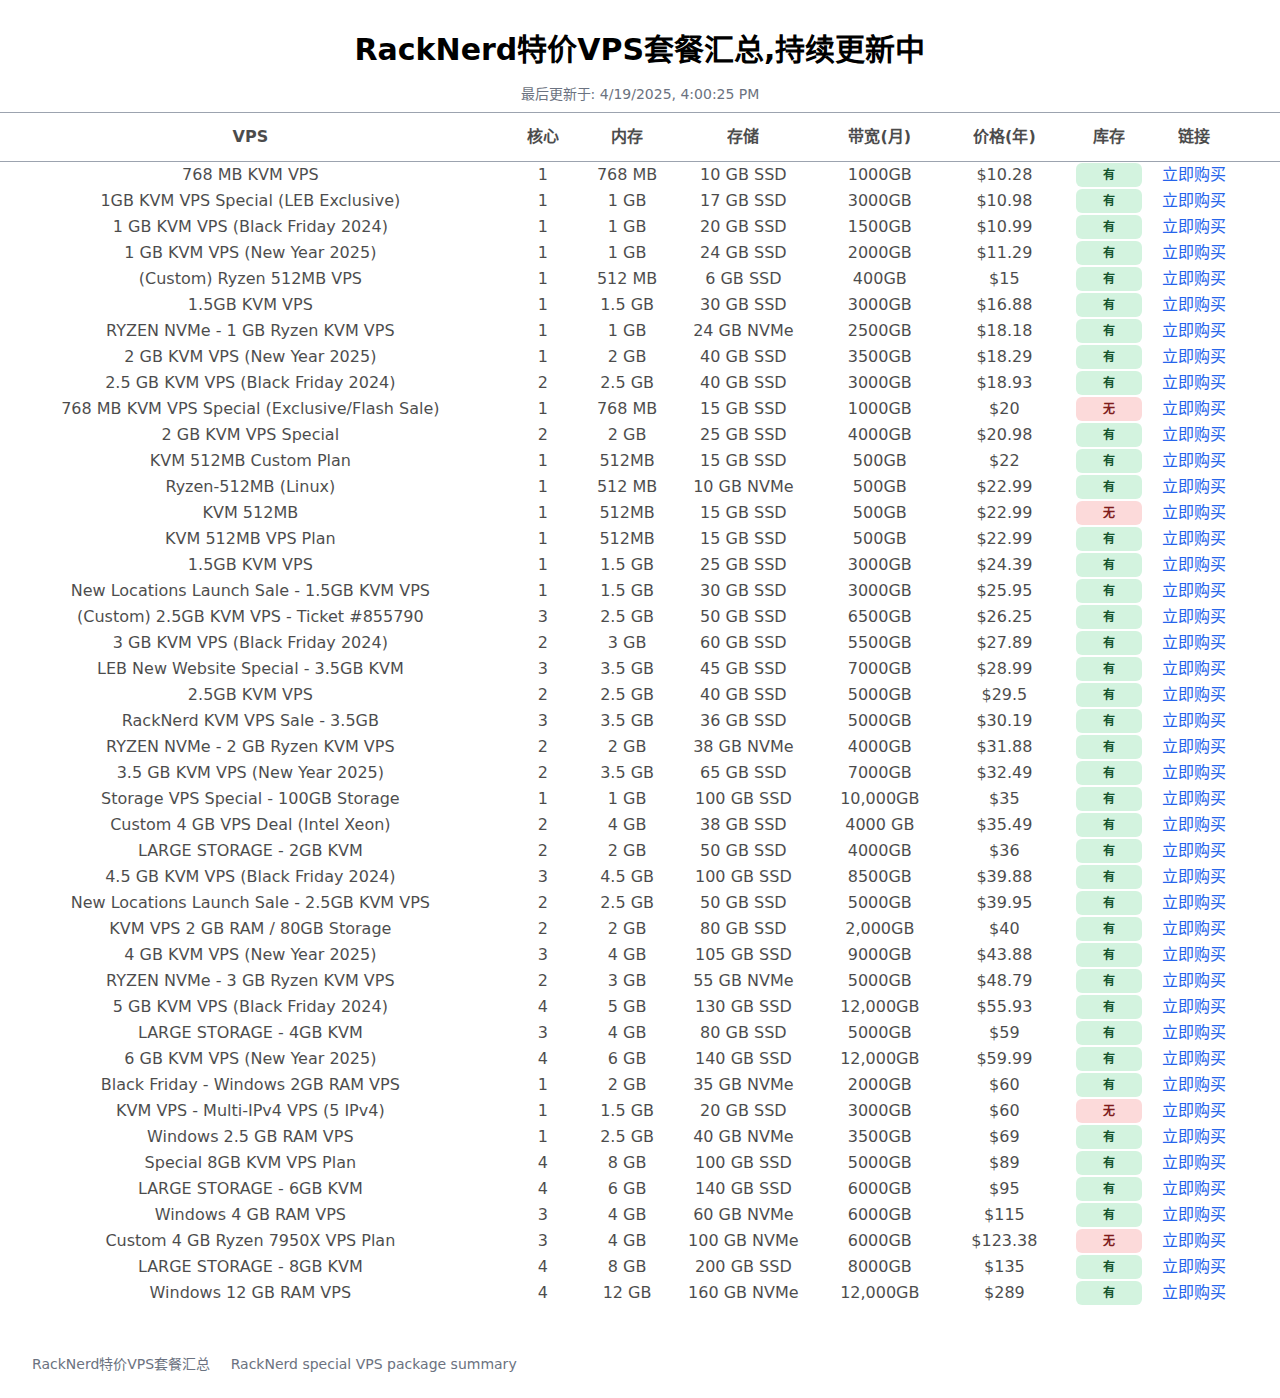
<file: index.html>
<!DOCTYPE html>
<html lang="zh-CN">
<head>
    <meta charset="UTF-8">
    <meta name="viewport" content="width=device-width, initial-scale=1.0">
    <title>RackNerd特价VPS套餐汇总,持续更新中</title>
    <meta name="description" content="RackNerd特价VPS套餐汇总,RackNerd特价VPS套餐监控,持续更新中">
    <link rel="shortcut icon" type="image/x-icon" href="/favicon.png" />
   <link rel="stylesheet" href="/app.css">
   <script src="/app.js"></script>
</head>
<body>
<div class="container-fluid mx-auto">
    <div class="p-6 px-0">
    <h1 id="title" class="p-2 text-center text-3xl font-bold">RackNerd特价VPS套餐汇总,持续更新中</h1>
    <p class="text-sm text-center p-2 text-gray-500">最后更新于: <time id="date"></time></p>
    <table id="vps" class="w-full min-w-max table-auto text-center">
    <thead>
      <tr>
        <th class="border-y border-gray-400 p-4">
          <p class="block antialiased font-sans text-blue-gray-900 font-bold leading-none opacity-70">VPS</p>
        </th>
        <th class="border-y border-gray-400 p-4">
          <p class="block antialiased font-sans text-blue-gray-900 font-bold leading-none opacity-70">核心</p>
        </th>
        <th class="border-y border-gray-400 p-4">
          <p class="block antialiased font-sans text-blue-gray-900 font-bold leading-none opacity-70">内存</p>
        </th>
        <th class="border-y border-gray-400 p-4">
          <p class="block antialiased font-sans text-blue-gray-900 font-bold leading-none opacity-70">存储</p>
        </th>
        <th class="border-y border-gray-400 p-4">
          <p class="block antialiased font-sans text-blue-gray-900 font-bold leading-none opacity-70">带宽(月)</p>
        </th>
        <th class="border-y border-gray-400 p-4">
          <p class="block antialiased font-sans text-blue-gray-900 font-bold leading-none opacity-70">价格(年)</p>
        </th>
        <th class="border-y border-gray-400 p-4">
          <p class="block antialiased font-sans text-blue-gray-900 font-bold leading-none opacity-70">库存</p>
        </th>
        <th class="border-y border-gray-400 p-4">
          <p class="block antialiased font-sans text-blue-gray-900 font-bold leading-none opacity-70">链接</p>
        </th>
        <th class="border-y border-gray-400 p-4">
          <p class="block antialiased font-sans text-blue-gray-900 font-bold leading-none opacity-70"></p>
        </th>
      </tr>
    </thead>
    <tbody>
    <tbody>
    </table>
    </div>

</div>
<footer class="text-sm text-gray-500 p-6">
  <a class="mx-2" href="/">RackNerd特价VPS套餐汇总</a>
  <a class="mx-2" href="/en/">RackNerd special VPS package summary</a>
</footer>
<script src="https://www.w3counter.com/tracker.js?id=153776"></script>
</body>
</html>
</file>
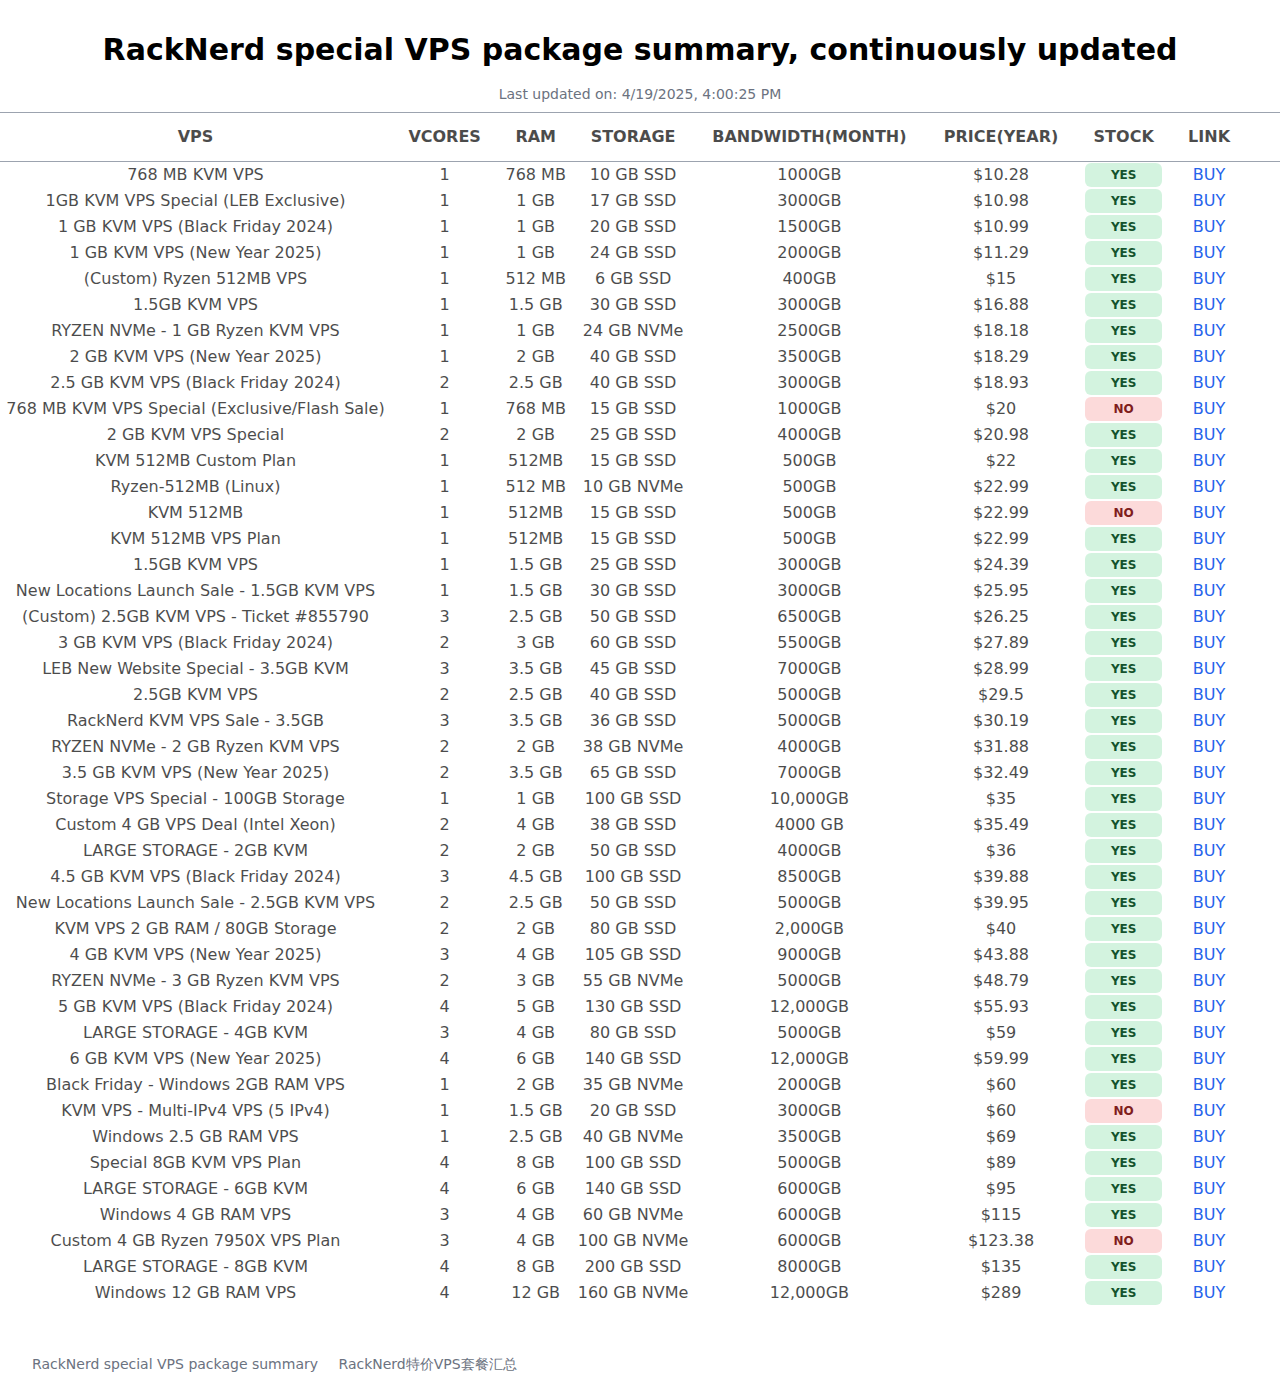
<file: en/index.html>
<!DOCTYPE html>
<html lang="en">
<head>
    <meta charset="UTF-8">
    <meta name="viewport" content="width=device-width, initial-scale=1.0">
    <title>RackNerd special VPS package summary, continuously updated</title>
    <meta name="description" content="RackNerd special VPS package summary, RackNerd special VPS package monitoring, continuously updated">
    <link rel="shortcut icon" type="image/x-icon" href="/favicon.png" />
   <link rel="stylesheet" href="/app.css">
   <script src="/app_en.js"></script>
</head>
<body>
<div class="container-fluid mx-auto">
    <div class="p-6 px-0">
    <h1 id="title" class="p-2 text-center text-3xl font-bold">RackNerd special VPS package summary, continuously updated</h1>
    <p class="text-sm text-center p-2 text-gray-500">Last updated on: <time id="date"></time></p>
    <table id="vps" class="w-full min-w-max table-auto text-center">
    <thead>
      <tr>
        <th class="border-y border-gray-400 p-4">
          <p class="block antialiased font-sans text-blue-gray-900 font-bold leading-none opacity-70">VPS</p>
        </th>
        <th class="border-y border-gray-400 p-4">
          <p class="block antialiased font-sans text-blue-gray-900 font-bold leading-none opacity-70">VCORES</p>
        </th>
        <th class="border-y border-gray-400 p-4">
          <p class="block antialiased font-sans text-blue-gray-900 font-bold leading-none opacity-70">RAM</p>
        </th>
        <th class="border-y border-gray-400 p-4">
          <p class="block antialiased font-sans text-blue-gray-900 font-bold leading-none opacity-70">STORAGE</p>
        </th>
        <th class="border-y border-gray-400 p-4">
          <p class="block antialiased font-sans text-blue-gray-900 font-bold leading-none opacity-70">BANDWIDTH(MONTH)</p>
        </th>
        <th class="border-y border-gray-400 p-4">
          <p class="block antialiased font-sans text-blue-gray-900 font-bold leading-none opacity-70">PRICE(YEAR)</p>
        </th>
        <th class="border-y border-gray-400 p-4">
          <p class="block antialiased font-sans text-blue-gray-900 font-bold leading-none opacity-70">STOCK</p>
        </th>
        <th class="border-y border-gray-400 p-4">
          <p class="block antialiased font-sans text-blue-gray-900 font-bold leading-none opacity-70">LINK</p>
        </th>
        <th class="border-y border-gray-400 p-4">
          <p class="block antialiased font-sans text-blue-gray-900 font-bold leading-none opacity-70"></p>
        </th>
      </tr>
    </thead>
    <tbody>
    <tbody>
    </table>
    </div>

</div>
<footer class="text-sm text-gray-500 p-6">
  <a class="mx-2" href="/en/">RackNerd special VPS package summary</a>
  <a class="mx-2" href="/">RackNerd特价VPS套餐汇总</a>
</footer>
<script src="https://www.w3counter.com/tracker.js?id=153776"></script>
</body>
</html>
</file>
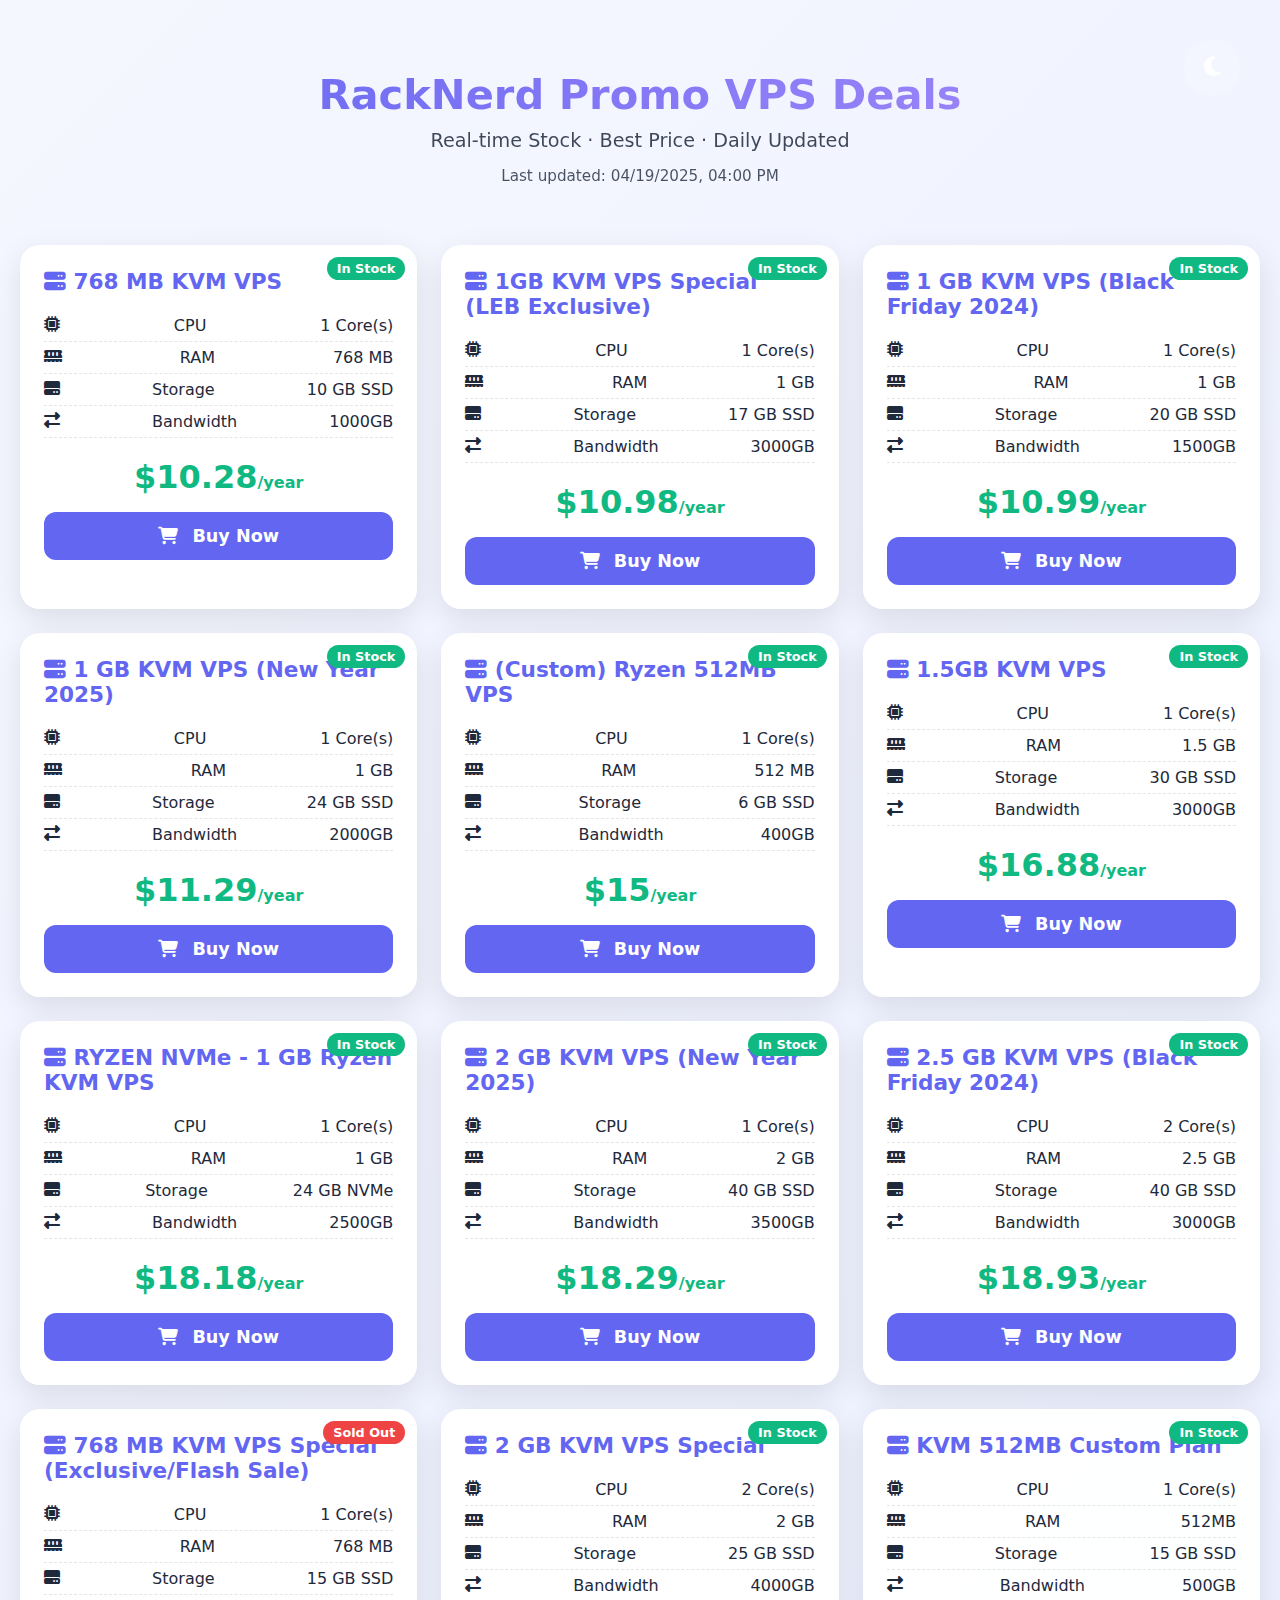
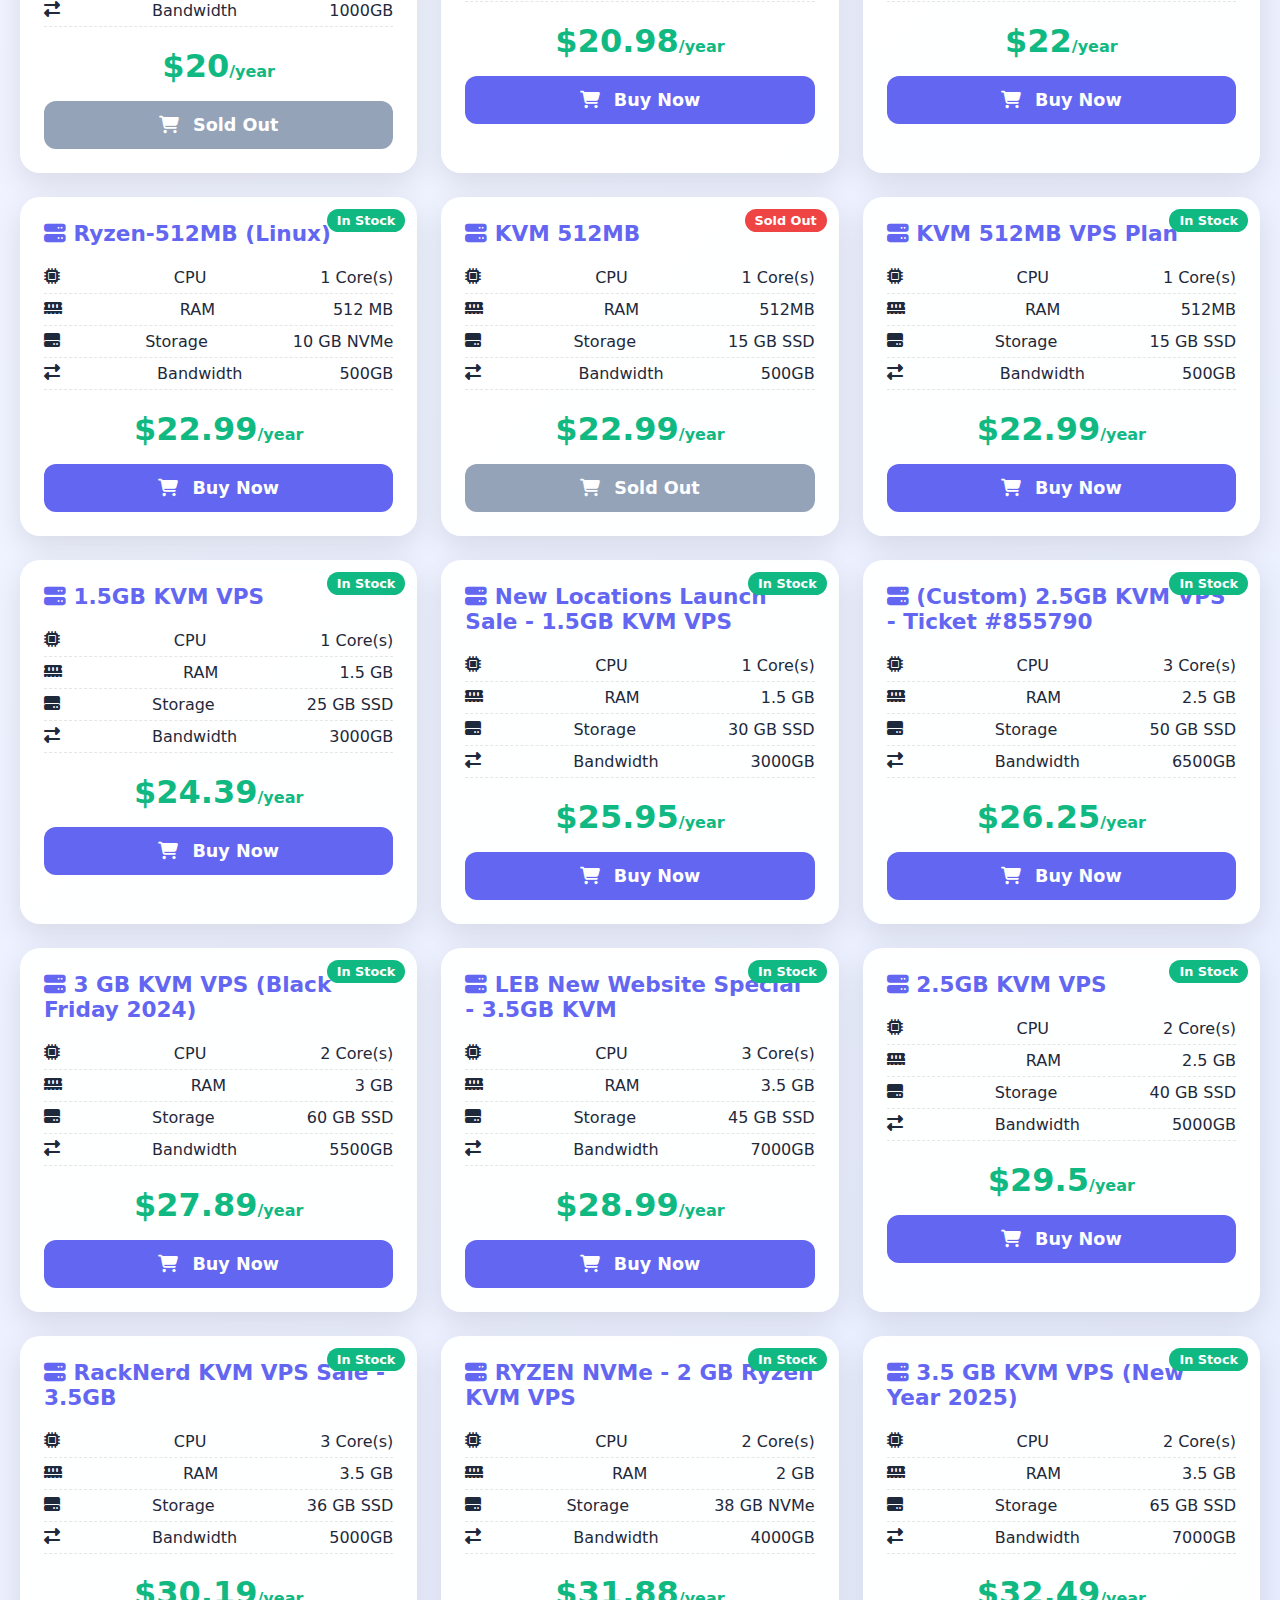
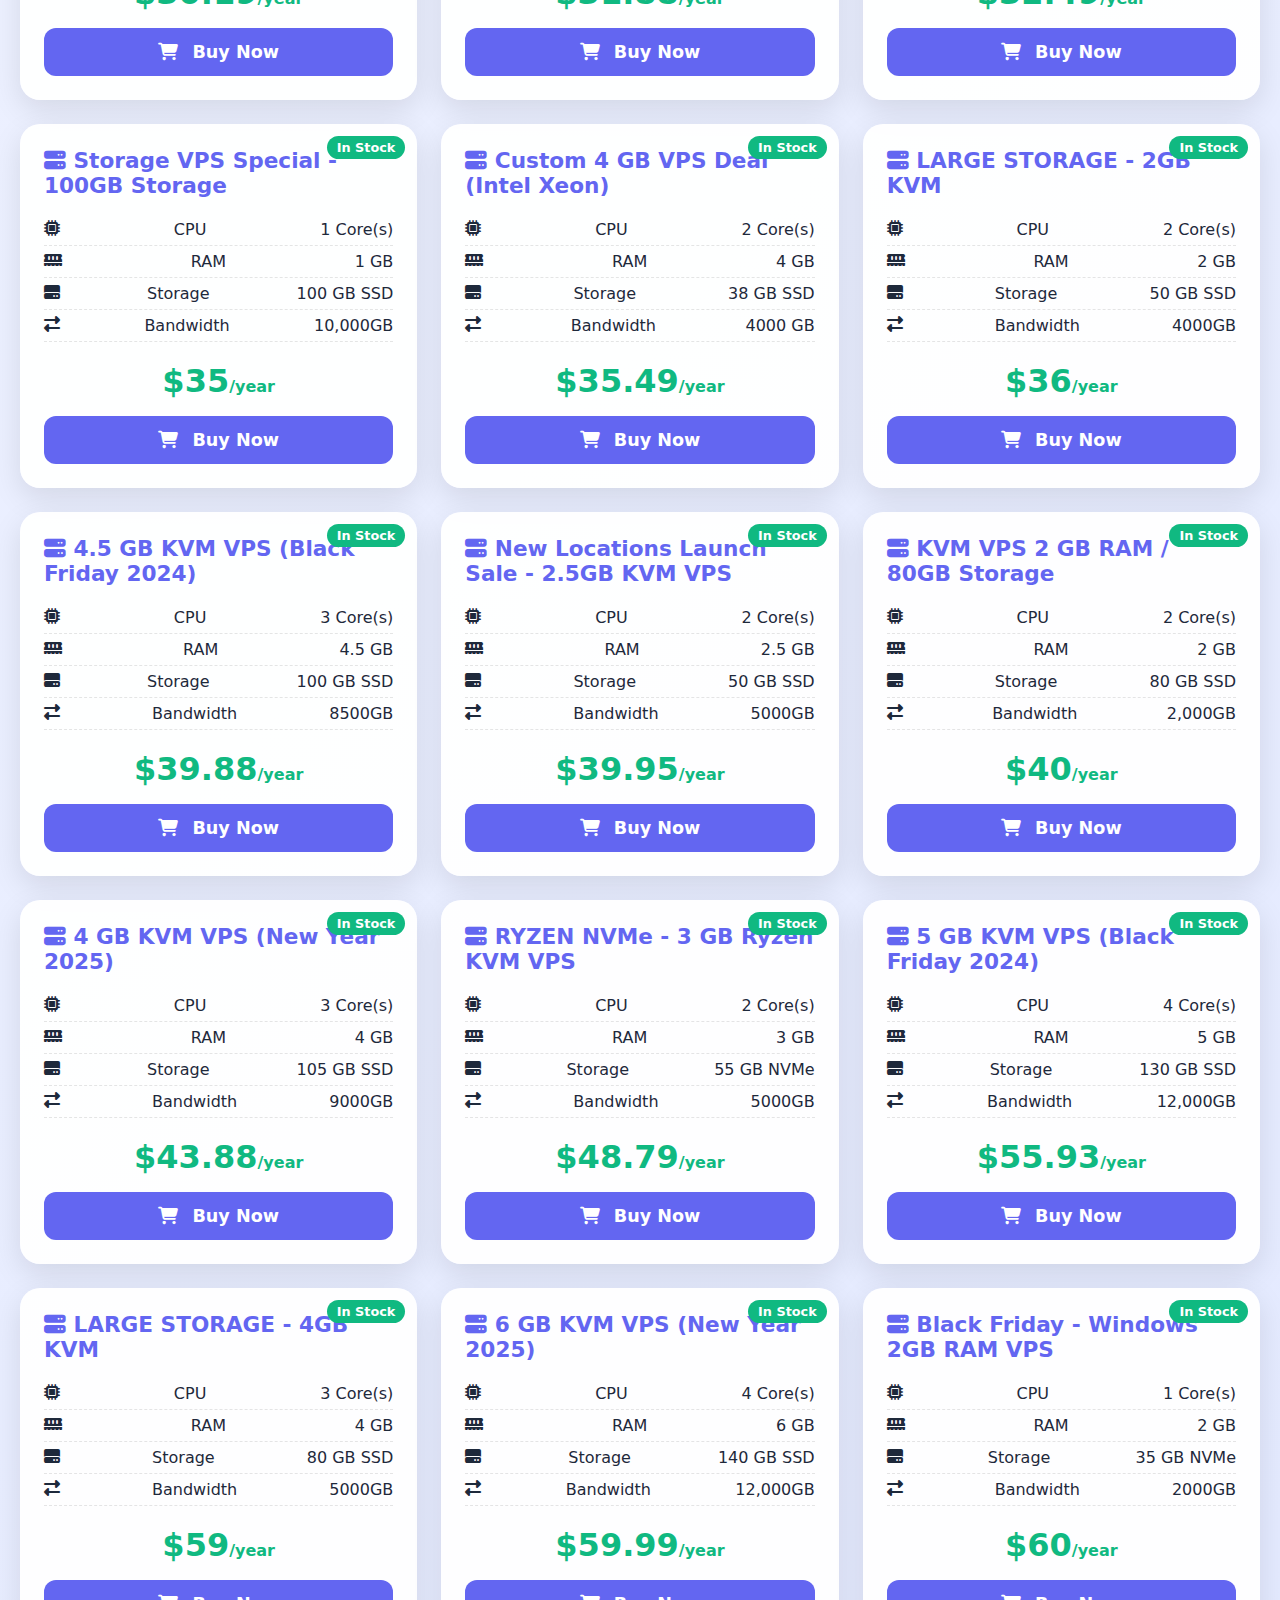
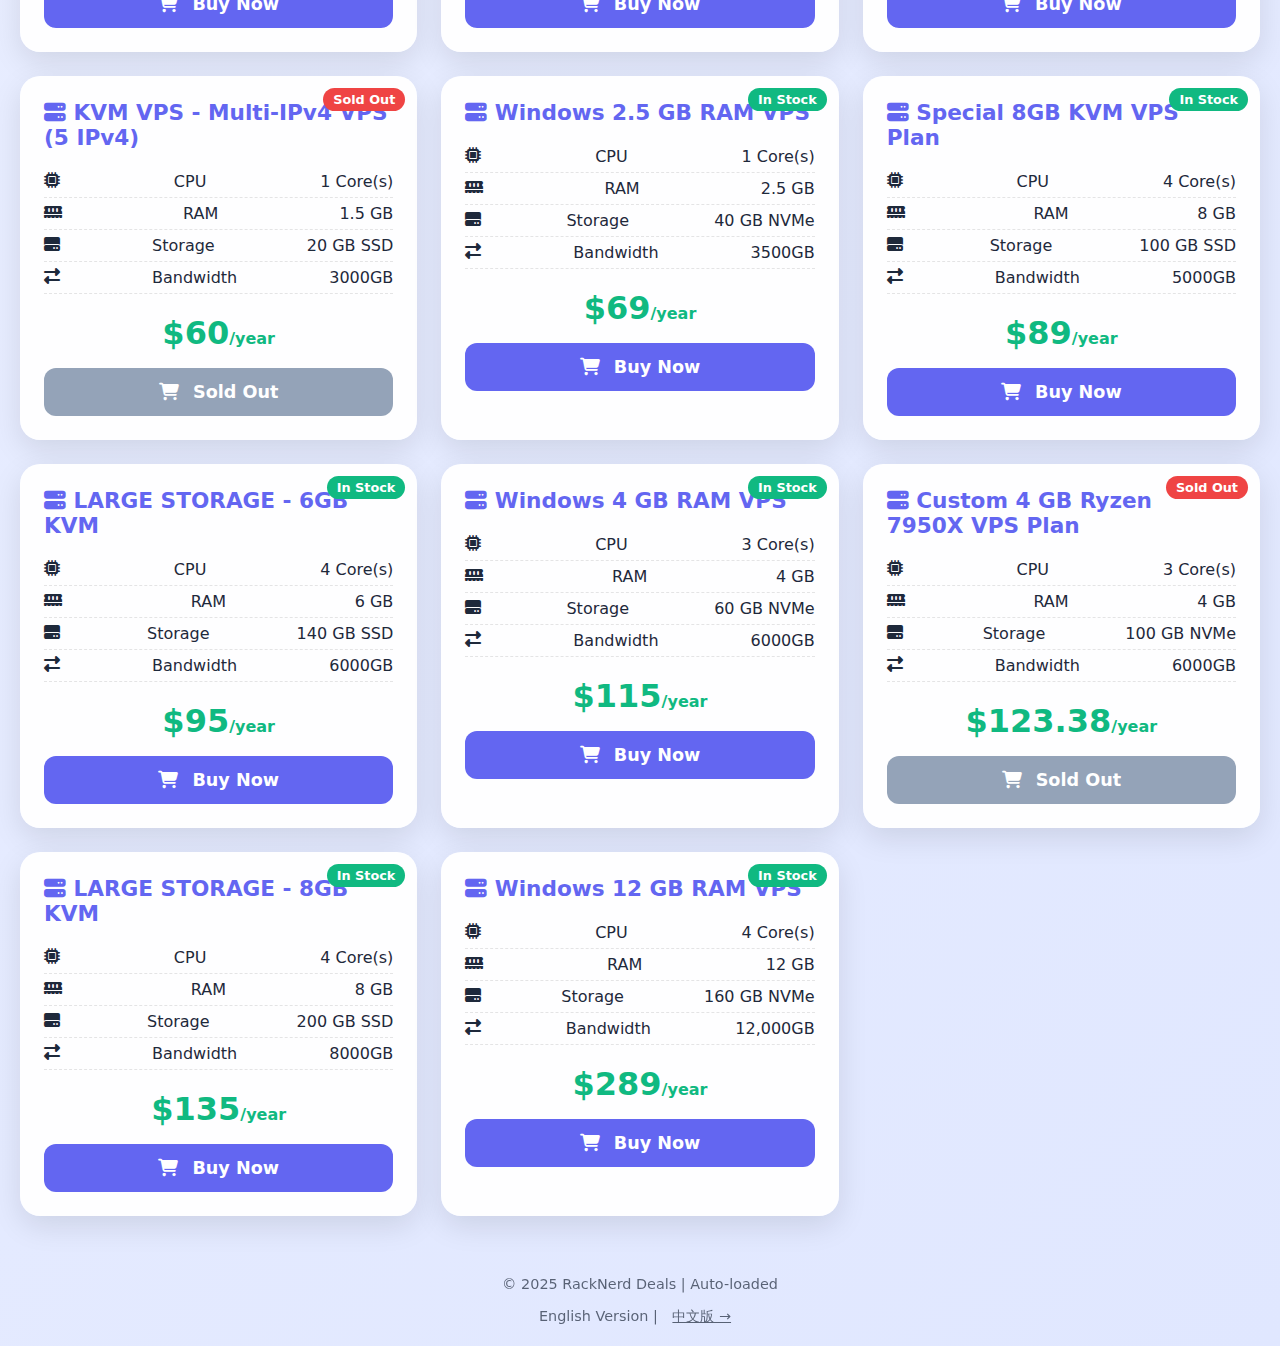
<file: en.html>
<!DOCTYPE html>
<html lang="en">
<head>
    <meta charset="UTF-8">
    <meta name="viewport" content="width=device-width, initial-scale=1.0">
    
    <!-- 原标题保持不变，JS 会自动插入年份 -->
    <title>RackNerd Promo VPS - Best Annual Deals</title>
    
    <meta name="description" content="Latest RackNerd Promo VPS Deals - Cheap Annual KVM VPS from $10/year, Real-time stock, Daily updated, Alipay supported!">
    <meta name="keywords" content="RackNerd promo,RackNerd deals,cheap VPS,annual VPS,Los Angeles VPS,best budget VPS,KVM VPS">
    
    <meta property="og:title" content="RackNerd Promo VPS - Best Annual Deals">
    <meta property="og:description" content="Latest RackNerd annual promo VPS deals with real-time stock, starting at only $10/year">
    <meta property="og:type" content="website">
    <meta property="og:url" content="/en.html">
    <meta property="og:image" content="/racknerd.png">
    <meta name="robots" content="index, follow">
    <link rel="canonical" href="/en.html">

    <link rel="shortcut icon" type="image/x-icon" href="/favicon.png" />
    <link rel="stylesheet" href="https://cdnjs.cloudflare.com/ajax/libs/font-awesome/6.5.0/css/all.min.css">
    <style>
        :root{--bg-day:linear-gradient(135deg,#f5f7ff 0%,#e0e7ff 100%);--bg-night:linear-gradient(135deg,#0f172a 0%,#1e293b 100%);--card-day:rgba(255,255,255,0.95);--card-night:rgba(30,41,59,0.95);--text-day:#1e293b;--text-night:#e2e8f0;--primary:#6366f1;--primary-hover:#4f46e5;}
        *{margin:0;padding:0;box-sizing:border-box;}
        body{font-family:'Segoe UI',system-ui,sans-serif;min-height:100vh;background:var(--bg-day);color:var(--text-day);transition:all .4s;}
        body.night{background:var(--bg-night);color:var(--text-night);}
        .container{max-width:1280px;margin:0 auto;padding:20px;}
        header{text-align:center;padding:50px 20px 30px;position:relative;}
        h1{font-size:2.6em;margin-bottom:10px;background:linear-gradient(90deg,#6366f1,#a78bfa);-webkit-background-clip:text;-webkit-text-fill-color:transparent;}
        .subtitle{font-size:1.2em;opacity:.85;}
        .theme-toggle{position:absolute;top:20px;right:20px;background:rgba(255,255,255,.2);border:none;width:56px;height:56px;border-radius:50%;font-size:1.4em;color:#fff;cursor:pointer;backdrop-filter:blur(10px);transition:all .3s;}
        .theme-toggle:hover{transform:scale(1.1);}
        .last-update{margin-top:15px;font-size:.95em;opacity:.8;}
        .vps-grid{display:grid;grid-template-columns:repeat(auto-fill,minmax(320px,1fr));gap:24px;margin-top:30px;}
        .vps-card{background:var(--card-day);border-radius:20px;padding:24px;box-shadow:0 10px 30px rgba(0,0,0,.1);transition:all .3s;position:relative;overflow:hidden;}
        body.night .vps-card{background:var(--card-night);box-shadow:0 10px 30px rgba(0,0,0,.4);}
        .vps-card:hover{transform:translateY(-8px);}
        .stock{position:absolute;top:12px;right:12px;padding:4px 10px;border-radius:20px;font-size:.8em;font-weight:bold;}
        .in-stock{background:#10b981;color:#fff;}
        .sold-out{background:#ef4444;color:#fff;}
        .vps-title{font-size:1.35em;font-weight:bold;margin-bottom:16px;color:var(--primary);}
        .spec{display:flex;justify-content:space-between;padding:6px 0;border-bottom:1px dashed rgba(0,0,0,.1);}
        body.night .spec{border-color:rgba(255,255,255,.1);}
        .price{font-size:2em;font-weight:bold;text-align:center;margin:20px 0 16px;color:#10b981;}
        .buy-btn{display:block;width:100%;padding:14px;background:var(--primary);color:#fff;border:none;border-radius:12px;font-size:1.1em;font-weight:bold;cursor:pointer;transition:all .3s;text-decoration:none;text-align:center;}
        .buy-btn:hover{background:var(--primary-hover);transform:translateY(-2px);}
        .buy-btn i{margin-right:8px;}
        .loading{text-align:center;padding:80px;font-size:1.3em;color:#64748b;}
        footer{text-align:center;padding:40px 20px 20px;opacity:.7;font-size:.9em;}
        .lang-switch{margin-top:15px;}
        .lang-switch a{margin:0 10px;color:inherit;text-decoration:underline;}
    </style>
</head>
<body>
    <div class="container">
        <header>
            <button class="theme-toggle" id="themeToggle" aria-label="Toggle dark mode">
                <i class="fas fa-moon"></i>
            </button>
            <h1>RackNerd Promo VPS Deals</h1>
            <p class="subtitle">Real-time Stock · Best Price · Daily Updated</p>
            <div class="last-update" id="lastUpdate">Loading latest data...</div>
        </header>

        <div id="loading" class="loading">
            <i class="fas fa-spinner fa-spin fa-2x"></i><br><br>Loading...
        </div>
        <div id="vpsGrid" class="vps-grid" style="display:none;"></div>
    </div>

    <footer>
        © 2025 RackNerd Deals | Auto-loaded
        <div class="lang-switch">
            English Version | <a href="/">中文版 →</a>
        </div>
    </footer>

    <script>
        // Dark mode
        const toggleBtn = document.getElementById('themeToggle');
        const body = document.body;
        if (window.matchMedia('(prefers-color-scheme: dark)').matches) {
            body.classList.add('night');
            toggleBtn.innerHTML = '<i class="fas fa-sun"></i>';
        }
        toggleBtn.addEventListener('click', () => {
            body.classList.toggle('night');
            toggleBtn.innerHTML = body.classList.contains('night') ? '<i class="fas fa-sun"></i>' : '<i class="fas fa-moon"></i>';
        });

        // Load data + dynamic title year
        async function loadData() {
            try {
                const res = await fetch('data.json?t=' + Date.now());
                if (!res.ok) throw new Error('Failed to load data.json');
                const data = await res.json();

                const date = new Date(data.date_utc);
                const year = date.getFullYear();

                // Insert year into title
                document.title = `${year} ${document.title}`;

                // Update meta
                document.querySelector('meta[name="description"]').setAttribute('content',
                    `${year} Latest RackNerd Promo VPS Deals - Cheap Annual KVM VPS from $10/year, Real-time stock, Daily updated, Alipay supported!`);
                document.querySelector('meta[name="keywords"]').setAttribute('content',
                    `RackNerd promo,RackNerd deals,cheap VPS ${year},annual VPS,Los Angeles VPS,best budget VPS,KVM VPS`);
                document.querySelector('meta[property="og:title"]').setAttribute('content',
                    `${year} RackNerd Promo VPS - Best Annual Deals`);

                document.getElementById('lastUpdate').textContent = 
                    `Last updated: ${date.toLocaleString('en-US', {year:'numeric', month:'2-digit', day:'2-digit', hour:'2-digit', minute:'2-digit'})}`;

                const grid = document.getElementById('vpsGrid');
                document.getElementById('loading').style.display = 'none';
                grid.style.display = 'grid';

                data.vps.forEach(item => {
                    const card = document.createElement('div');
                    card.className = 'vps-card';
                    card.innerHTML = `
                        <div class="stock ${item.stock > 0 ? 'in-stock' : 'sold-out'}">${item.stock > 0 ? 'In Stock' : 'Sold Out'}</div>
                        <div class="vps-title"><i class="fas fa-server"></i> ${item.title}</div>
                        <div class="spec"><i class="fas fa-microchip"></i> CPU <span>${item.vcores} Core(s)</span></div>
                        <div class="spec"><i class="fas fa-memory"></i> RAM <span>${item.ram}</span></div>
                        <div class="spec"><i class="fas fa-hdd"></i> Storage <span>${item.storage}</span></div>
                        <div class="spec"><i class="fas fa-exchange-alt"></i> Bandwidth <span>${item.bandwidth}</span></div>
                        <div class="price">$${item.price}<small style="font-size:0.5em;">/year</small></div>
                        <a href="${item.url}" target="_blank" class="buy-btn" 
                           ${item.stock === 0 ? 'style="background:#94a3b8;cursor:not-allowed;" onclick="return false;"' : ''}>
                            <i class="fas fa-shopping-cart"></i> ${item.stock > 0 ? 'Buy Now' : 'Sold Out'}
                        </a>
                    `;
                    grid.appendChild(card);
                });

            } catch (err) {
                document.getElementById('loading').innerHTML = `<p style="color:#ef4444">Error: ${err.message}</p>`;
            }
        }

        window.addEventListener('load', loadData);
    </script>
    <script src="https://www.w3counter.com/tracker.js?id=153776"></script>
</body>
</html>
</file>
<file: app.css>
/*
! tailwindcss v3.4.10 | MIT License | https://tailwindcss.com
*/

/*
1. Prevent padding and border from affecting element width. (https://github.com/mozdevs/cssremedy/issues/4)
2. Allow adding a border to an element by just adding a border-width. (https://github.com/tailwindcss/tailwindcss/pull/116)
*/

*,
::before,
::after {
  box-sizing: border-box;
  /* 1 */
  border-width: 0;
  /* 2 */
  border-style: solid;
  /* 2 */
  border-color: #e5e7eb;
  /* 2 */
}

::before,
::after {
  --tw-content: '';
}

/*
1. Use a consistent sensible line-height in all browsers.
2. Prevent adjustments of font size after orientation changes in iOS.
3. Use a more readable tab size.
4. Use the user's configured `sans` font-family by default.
5. Use the user's configured `sans` font-feature-settings by default.
6. Use the user's configured `sans` font-variation-settings by default.
7. Disable tap highlights on iOS
*/

html,
:host {
  line-height: 1.5;
  /* 1 */
  -webkit-text-size-adjust: 100%;
  /* 2 */
  -moz-tab-size: 4;
  /* 3 */
  -o-tab-size: 4;
     tab-size: 4;
  /* 3 */
  font-family: ui-sans-serif, system-ui, sans-serif, "Apple Color Emoji", "Segoe UI Emoji", "Segoe UI Symbol", "Noto Color Emoji";
  /* 4 */
  font-feature-settings: normal;
  /* 5 */
  font-variation-settings: normal;
  /* 6 */
  -webkit-tap-highlight-color: transparent;
  /* 7 */
}

/*
1. Remove the margin in all browsers.
2. Inherit line-height from `html` so users can set them as a class directly on the `html` element.
*/

body {
  margin: 0;
  /* 1 */
  line-height: inherit;
  /* 2 */
}

/*
1. Add the correct height in Firefox.
2. Correct the inheritance of border color in Firefox. (https://bugzilla.mozilla.org/show_bug.cgi?id=190655)
3. Ensure horizontal rules are visible by default.
*/

hr {
  height: 0;
  /* 1 */
  color: inherit;
  /* 2 */
  border-top-width: 1px;
  /* 3 */
}

/*
Add the correct text decoration in Chrome, Edge, and Safari.
*/

abbr:where([title]) {
  -webkit-text-decoration: underline dotted;
          text-decoration: underline dotted;
}

/*
Remove the default font size and weight for headings.
*/

h1,
h2,
h3,
h4,
h5,
h6 {
  font-size: inherit;
  font-weight: inherit;
}

/*
Reset links to optimize for opt-in styling instead of opt-out.
*/

a {
  color: inherit;
  text-decoration: inherit;
}

/*
Add the correct font weight in Edge and Safari.
*/

b,
strong {
  font-weight: bolder;
}

/*
1. Use the user's configured `mono` font-family by default.
2. Use the user's configured `mono` font-feature-settings by default.
3. Use the user's configured `mono` font-variation-settings by default.
4. Correct the odd `em` font sizing in all browsers.
*/

code,
kbd,
samp,
pre {
  font-family: ui-monospace, SFMono-Regular, Menlo, Monaco, Consolas, "Liberation Mono", "Courier New", monospace;
  /* 1 */
  font-feature-settings: normal;
  /* 2 */
  font-variation-settings: normal;
  /* 3 */
  font-size: 1em;
  /* 4 */
}

/*
Add the correct font size in all browsers.
*/

small {
  font-size: 80%;
}

/*
Prevent `sub` and `sup` elements from affecting the line height in all browsers.
*/

sub,
sup {
  font-size: 75%;
  line-height: 0;
  position: relative;
  vertical-align: baseline;
}

sub {
  bottom: -0.25em;
}

sup {
  top: -0.5em;
}

/*
1. Remove text indentation from table contents in Chrome and Safari. (https://bugs.chromium.org/p/chromium/issues/detail?id=999088, https://bugs.webkit.org/show_bug.cgi?id=201297)
2. Correct table border color inheritance in all Chrome and Safari. (https://bugs.chromium.org/p/chromium/issues/detail?id=935729, https://bugs.webkit.org/show_bug.cgi?id=195016)
3. Remove gaps between table borders by default.
*/

table {
  text-indent: 0;
  /* 1 */
  border-color: inherit;
  /* 2 */
  border-collapse: collapse;
  /* 3 */
}

/*
1. Change the font styles in all browsers.
2. Remove the margin in Firefox and Safari.
3. Remove default padding in all browsers.
*/

button,
input,
optgroup,
select,
textarea {
  font-family: inherit;
  /* 1 */
  font-feature-settings: inherit;
  /* 1 */
  font-variation-settings: inherit;
  /* 1 */
  font-size: 100%;
  /* 1 */
  font-weight: inherit;
  /* 1 */
  line-height: inherit;
  /* 1 */
  letter-spacing: inherit;
  /* 1 */
  color: inherit;
  /* 1 */
  margin: 0;
  /* 2 */
  padding: 0;
  /* 3 */
}

/*
Remove the inheritance of text transform in Edge and Firefox.
*/

button,
select {
  text-transform: none;
}

/*
1. Correct the inability to style clickable types in iOS and Safari.
2. Remove default button styles.
*/

button,
input:where([type='button']),
input:where([type='reset']),
input:where([type='submit']) {
  -webkit-appearance: button;
  /* 1 */
  background-color: transparent;
  /* 2 */
  background-image: none;
  /* 2 */
}

/*
Use the modern Firefox focus style for all focusable elements.
*/

:-moz-focusring {
  outline: auto;
}

/*
Remove the additional `:invalid` styles in Firefox. (https://github.com/mozilla/gecko-dev/blob/2f9eacd9d3d995c937b4251a5557d95d494c9be1/layout/style/res/forms.css#L728-L737)
*/

:-moz-ui-invalid {
  box-shadow: none;
}

/*
Add the correct vertical alignment in Chrome and Firefox.
*/

progress {
  vertical-align: baseline;
}

/*
Correct the cursor style of increment and decrement buttons in Safari.
*/

::-webkit-inner-spin-button,
::-webkit-outer-spin-button {
  height: auto;
}

/*
1. Correct the odd appearance in Chrome and Safari.
2. Correct the outline style in Safari.
*/

[type='search'] {
  -webkit-appearance: textfield;
  /* 1 */
  outline-offset: -2px;
  /* 2 */
}

/*
Remove the inner padding in Chrome and Safari on macOS.
*/

::-webkit-search-decoration {
  -webkit-appearance: none;
}

/*
1. Correct the inability to style clickable types in iOS and Safari.
2. Change font properties to `inherit` in Safari.
*/

::-webkit-file-upload-button {
  -webkit-appearance: button;
  /* 1 */
  font: inherit;
  /* 2 */
}

/*
Add the correct display in Chrome and Safari.
*/

summary {
  display: list-item;
}

/*
Removes the default spacing and border for appropriate elements.
*/

blockquote,
dl,
dd,
h1,
h2,
h3,
h4,
h5,
h6,
hr,
figure,
p,
pre {
  margin: 0;
}

fieldset {
  margin: 0;
  padding: 0;
}

legend {
  padding: 0;
}

ol,
ul,
menu {
  list-style: none;
  margin: 0;
  padding: 0;
}

/*
Reset default styling for dialogs.
*/

dialog {
  padding: 0;
}

/*
Prevent resizing textareas horizontally by default.
*/

textarea {
  resize: vertical;
}

/*
1. Reset the default placeholder opacity in Firefox. (https://github.com/tailwindlabs/tailwindcss/issues/3300)
2. Set the default placeholder color to the user's configured gray 400 color.
*/

input::-moz-placeholder, textarea::-moz-placeholder {
  opacity: 1;
  /* 1 */
  color: #9ca3af;
  /* 2 */
}

input::placeholder,
textarea::placeholder {
  opacity: 1;
  /* 1 */
  color: #9ca3af;
  /* 2 */
}

/*
Set the default cursor for buttons.
*/

button,
[role="button"] {
  cursor: pointer;
}

/*
Make sure disabled buttons don't get the pointer cursor.
*/

:disabled {
  cursor: default;
}

/*
1. Make replaced elements `display: block` by default. (https://github.com/mozdevs/cssremedy/issues/14)
2. Add `vertical-align: middle` to align replaced elements more sensibly by default. (https://github.com/jensimmons/cssremedy/issues/14#issuecomment-634934210)
   This can trigger a poorly considered lint error in some tools but is included by design.
*/

img,
svg,
video,
canvas,
audio,
iframe,
embed,
object {
  display: block;
  /* 1 */
  vertical-align: middle;
  /* 2 */
}

/*
Constrain images and videos to the parent width and preserve their intrinsic aspect ratio. (https://github.com/mozdevs/cssremedy/issues/14)
*/

img,
video {
  max-width: 100%;
  height: auto;
}

/* Make elements with the HTML hidden attribute stay hidden by default */

[hidden] {
  display: none;
}

*, ::before, ::after {
  --tw-border-spacing-x: 0;
  --tw-border-spacing-y: 0;
  --tw-translate-x: 0;
  --tw-translate-y: 0;
  --tw-rotate: 0;
  --tw-skew-x: 0;
  --tw-skew-y: 0;
  --tw-scale-x: 1;
  --tw-scale-y: 1;
  --tw-pan-x:  ;
  --tw-pan-y:  ;
  --tw-pinch-zoom:  ;
  --tw-scroll-snap-strictness: proximity;
  --tw-gradient-from-position:  ;
  --tw-gradient-via-position:  ;
  --tw-gradient-to-position:  ;
  --tw-ordinal:  ;
  --tw-slashed-zero:  ;
  --tw-numeric-figure:  ;
  --tw-numeric-spacing:  ;
  --tw-numeric-fraction:  ;
  --tw-ring-inset:  ;
  --tw-ring-offset-width: 0px;
  --tw-ring-offset-color: #fff;
  --tw-ring-color: rgb(59 130 246 / 0.5);
  --tw-ring-offset-shadow: 0 0 #0000;
  --tw-ring-shadow: 0 0 #0000;
  --tw-shadow: 0 0 #0000;
  --tw-shadow-colored: 0 0 #0000;
  --tw-blur:  ;
  --tw-brightness:  ;
  --tw-contrast:  ;
  --tw-grayscale:  ;
  --tw-hue-rotate:  ;
  --tw-invert:  ;
  --tw-saturate:  ;
  --tw-sepia:  ;
  --tw-drop-shadow:  ;
  --tw-backdrop-blur:  ;
  --tw-backdrop-brightness:  ;
  --tw-backdrop-contrast:  ;
  --tw-backdrop-grayscale:  ;
  --tw-backdrop-hue-rotate:  ;
  --tw-backdrop-invert:  ;
  --tw-backdrop-opacity:  ;
  --tw-backdrop-saturate:  ;
  --tw-backdrop-sepia:  ;
  --tw-contain-size:  ;
  --tw-contain-layout:  ;
  --tw-contain-paint:  ;
  --tw-contain-style:  ;
}

::backdrop {
  --tw-border-spacing-x: 0;
  --tw-border-spacing-y: 0;
  --tw-translate-x: 0;
  --tw-translate-y: 0;
  --tw-rotate: 0;
  --tw-skew-x: 0;
  --tw-skew-y: 0;
  --tw-scale-x: 1;
  --tw-scale-y: 1;
  --tw-pan-x:  ;
  --tw-pan-y:  ;
  --tw-pinch-zoom:  ;
  --tw-scroll-snap-strictness: proximity;
  --tw-gradient-from-position:  ;
  --tw-gradient-via-position:  ;
  --tw-gradient-to-position:  ;
  --tw-ordinal:  ;
  --tw-slashed-zero:  ;
  --tw-numeric-figure:  ;
  --tw-numeric-spacing:  ;
  --tw-numeric-fraction:  ;
  --tw-ring-inset:  ;
  --tw-ring-offset-width: 0px;
  --tw-ring-offset-color: #fff;
  --tw-ring-color: rgb(59 130 246 / 0.5);
  --tw-ring-offset-shadow: 0 0 #0000;
  --tw-ring-shadow: 0 0 #0000;
  --tw-shadow: 0 0 #0000;
  --tw-shadow-colored: 0 0 #0000;
  --tw-blur:  ;
  --tw-brightness:  ;
  --tw-contrast:  ;
  --tw-grayscale:  ;
  --tw-hue-rotate:  ;
  --tw-invert:  ;
  --tw-saturate:  ;
  --tw-sepia:  ;
  --tw-drop-shadow:  ;
  --tw-backdrop-blur:  ;
  --tw-backdrop-brightness:  ;
  --tw-backdrop-contrast:  ;
  --tw-backdrop-grayscale:  ;
  --tw-backdrop-hue-rotate:  ;
  --tw-backdrop-invert:  ;
  --tw-backdrop-opacity:  ;
  --tw-backdrop-saturate:  ;
  --tw-backdrop-sepia:  ;
  --tw-contain-size:  ;
  --tw-contain-layout:  ;
  --tw-contain-paint:  ;
  --tw-contain-style:  ;
}

.container {
  width: 100%;
}

@media (min-width: 640px) {
  .container {
    max-width: 640px;
  }
}

@media (min-width: 768px) {
  .container {
    max-width: 768px;
  }
}

@media (min-width: 1024px) {
  .container {
    max-width: 1024px;
  }
}

@media (min-width: 1280px) {
  .container {
    max-width: 1280px;
  }
}

@media (min-width: 1536px) {
  .container {
    max-width: 1536px;
  }
}

.relative {
  position: relative;
}

.mx-auto {
  margin-left: auto;
  margin-right: auto;
}

.mx-2 {
  margin-left: 0.5rem;
  margin-right: 0.5rem;
}

.block {
  display: block;
}

.table {
  display: table;
}

.grid {
  display: grid;
}

.w-full {
  width: 100%;
}

.min-w-max {
  min-width: -moz-max-content;
  min-width: max-content;
}

.table-auto {
  table-layout: auto;
}

.select-none {
  -webkit-user-select: none;
     -moz-user-select: none;
          user-select: none;
}

.items-center {
  align-items: center;
}

.overflow-scroll {
  overflow: scroll;
}

.whitespace-nowrap {
  white-space: nowrap;
}

.rounded-md {
  border-radius: 0.375rem;
}

.border-y {
  border-top-width: 1px;
  border-bottom-width: 1px;
}

.border-gray-400 {
  --tw-border-opacity: 1;
  border-color: rgb(156 163 175 / var(--tw-border-opacity));
}

.bg-amber-500\/20 {
  background-color: rgb(245 158 11 / 0.2);
}

.bg-green-500\/20 {
  background-color: rgb(34 197 94 / 0.2);
}

.bg-red-500\/20 {
  background-color: rgb(239 68 68 / 0.2);
}

.bg-black {
  --tw-bg-opacity: 1;
  background-color: rgb(0 0 0 / var(--tw-bg-opacity));
}

.p-4 {
  padding: 1rem;
}

.p-6 {
  padding: 1.5rem;
}

.p-2 {
  padding: 0.5rem;
}

.px-0 {
  padding-left: 0px;
  padding-right: 0px;
}

.px-2 {
  padding-left: 0.5rem;
  padding-right: 0.5rem;
}

.py-1 {
  padding-top: 0.25rem;
  padding-bottom: 0.25rem;
}

.text-center {
  text-align: center;
}

.font-sans {
  font-family: ui-sans-serif, system-ui, sans-serif, "Apple Color Emoji", "Segoe UI Emoji", "Segoe UI Symbol", "Noto Color Emoji";
}

.text-sm {
  font-size: 0.875rem;
  line-height: 1.25rem;
}

.text-xs {
  font-size: 0.75rem;
  line-height: 1rem;
}

.text-lg {
  font-size: 1.125rem;
  line-height: 1.75rem;
}

.text-5xl {
  font-size: 3rem;
  line-height: 1;
}

.text-3xl {
  font-size: 1.875rem;
  line-height: 2.25rem;
}

.font-bold {
  font-weight: 700;
}

.font-medium {
  font-weight: 500;
}

.font-normal {
  font-weight: 400;
}

.uppercase {
  text-transform: uppercase;
}

.leading-none {
  line-height: 1;
}

.leading-normal {
  line-height: 1.5;
}

.text-amber-900 {
  --tw-text-opacity: 1;
  color: rgb(120 53 15 / var(--tw-text-opacity));
}

.text-blue-600 {
  --tw-text-opacity: 1;
  color: rgb(37 99 235 / var(--tw-text-opacity));
}

.text-green-900 {
  --tw-text-opacity: 1;
  color: rgb(20 83 45 / var(--tw-text-opacity));
}

.text-red-900 {
  --tw-text-opacity: 1;
  color: rgb(127 29 29 / var(--tw-text-opacity));
}

.text-white {
  --tw-text-opacity: 1;
  color: rgb(255 255 255 / var(--tw-text-opacity));
}

.text-gray-300 {
  --tw-text-opacity: 1;
  color: rgb(209 213 219 / var(--tw-text-opacity));
}

.text-gray-500 {
  --tw-text-opacity: 1;
  color: rgb(107 114 128 / var(--tw-text-opacity));
}

.antialiased {
  -webkit-font-smoothing: antialiased;
  -moz-osx-font-smoothing: grayscale;
}

.opacity-70 {
  opacity: 0.7;
}

.hover\:bg-gray-500:hover {
  --tw-bg-opacity: 1;
  background-color: rgb(107 114 128 / var(--tw-bg-opacity));
}

.hover\:bg-gray-300:hover {
  --tw-bg-opacity: 1;
  background-color: rgb(209 213 219 / var(--tw-bg-opacity));
}

.hover\:underline:hover {
  text-decoration-line: underline;
}

@media (prefers-color-scheme: dark) {
  .dark\:text-blue-500 {
    --tw-text-opacity: 1;
    color: rgb(59 130 246 / var(--tw-text-opacity));
  }
}
</file>
